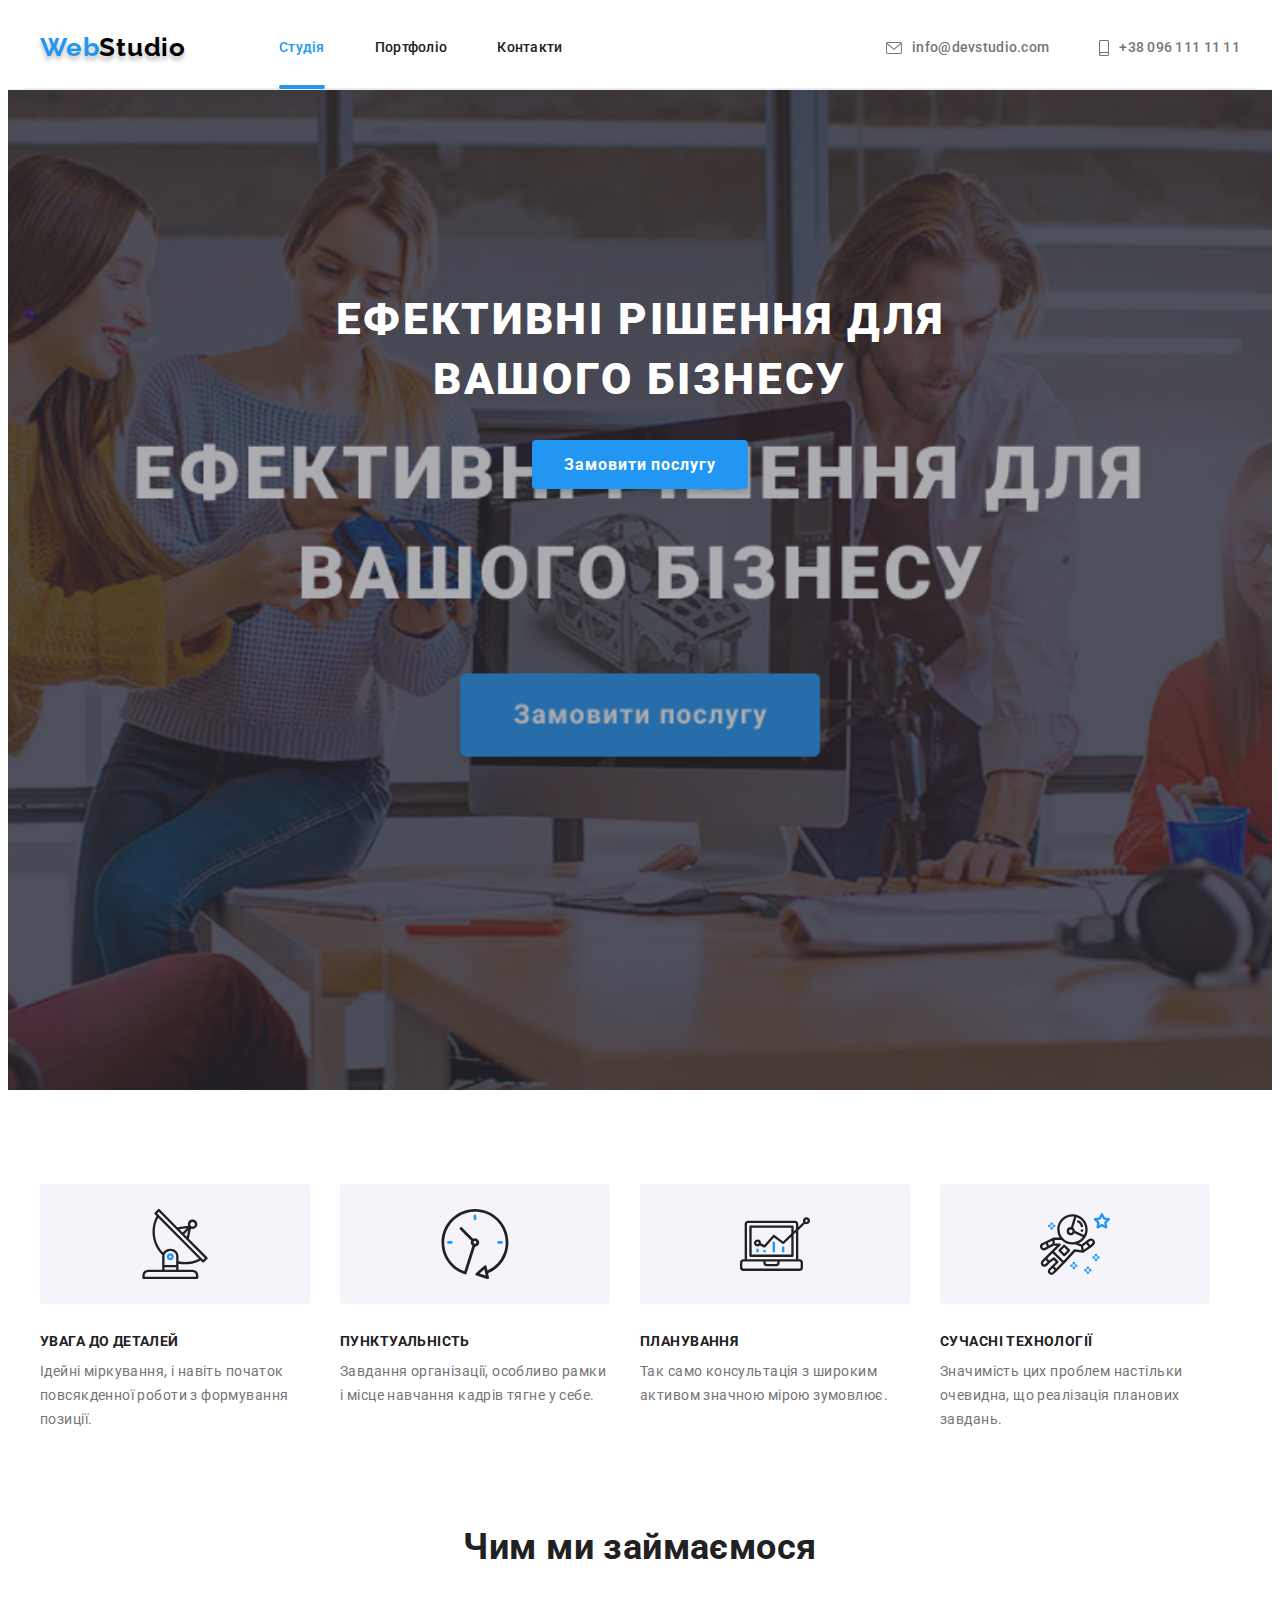
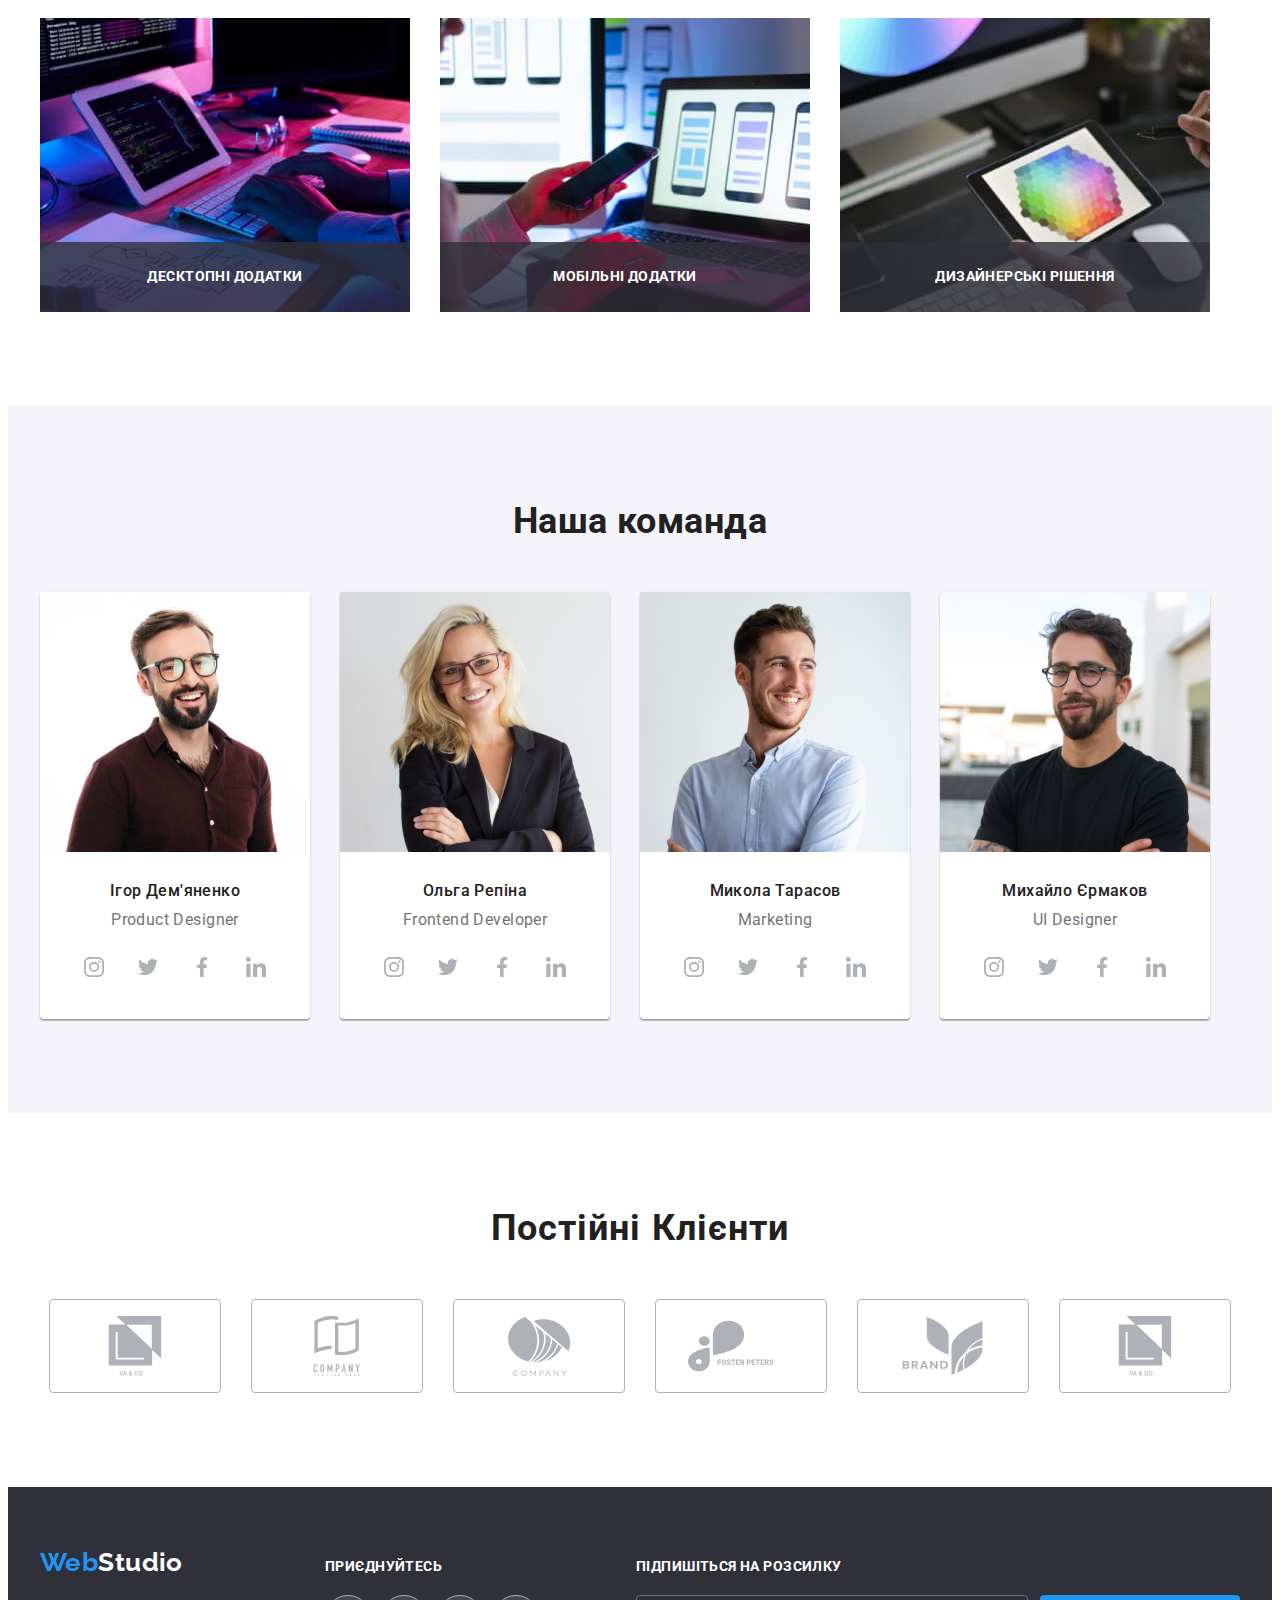
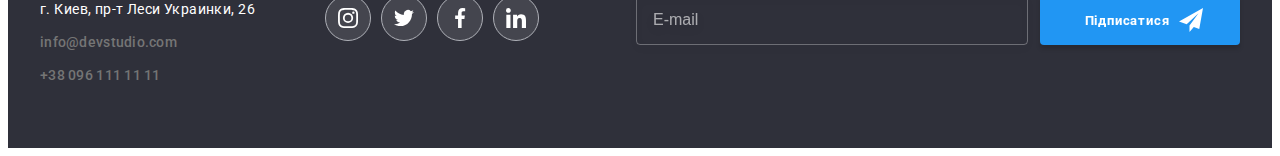
<file: index.html>
<!DOCTYPE html>
<html lang=uk>
<head>
    <meta charset="UTF-8">
    <meta http-equiv="X-UA-Compatible" content="IE=edge">
    <meta name="viewport" content="width=device-width, initial-scale=1.0">
    <link rel="stylesheet" href="https://fonts.googleapis.com/css2?family=Montserrat:wght@400;700&family=Raleway:wght@700&family=Roboto:wght@400;500;700;900&display=swap">
    <link rel="stylesheet" href="https://cdnjs.cloudflare.com/ajax/libs/modern-normalize/1.1.0/modern-normalize.min.css" integrity="sha512-wpPYUAdjBVSE4KJnH1VR1HeZfpl1ub8YT/NKx4PuQ5NmX2tKuGu6U/JRp5y+Y8XG2tV+wKQpNHVUX03MfMFn9Q==" crossorigin="anonymous" referrerpolicy="no-referrer" />
    <link rel="stylesheet" href="css/styles.css">
    <title>WebSudio</title>
</head>

<body>

    <!-- <button data-modal-open>Відкрити модальне вікно</button>
    <div class="backdrop is-hidden" data-modal></div>
    <div class="modal">
        <p>Ресурс пропонує комплексні пропозиції з різним рівнем функціоналу та сервісів. Все це дозволить відвідувачу отримати вичерпні відомості про компанію чи приватну особу.
        </p>
        <button data-modal-close>Закрити</button>
    </div> -->

    <!-- ----------ШАПКА---------- -->

    <header class="header">
        <div class="header container">
            <nav class="header-nav">
                <a class="header-logo" href="./index.html" lang="en">Web<span class="logo">Studio</span></a>
                <ul class="header-nav-list list">
                    <li class="nav-list-item"><a href="./index.html" class="header-link link current">Студія</a></li>
                    <li class="nav-list-item"><a href="./portfolio.html" class="header-link link">Портфоліо</a></li>
                    <li class="nav-list-item"><a href="#" class="header-link link">Контакти</a></li>
                </ul>
            </nav>
                <ul class="header-contact list">
                    <li class="contacts-item">
                        <a href="mailto:info@devstudio.com" class="mail link" aria-label="mail">
                            <svg class="icon-mail icon" width="16" height="12">
                                <use href="./img/icons.svg#icon-konvert"></use>
                            </svg>info@devstudio.com
                        </a>
                    </li>
                    <li class="contacts-item">
                        <a href="tel:+380961111111" class="tel link" aria-label="telep">
                            <svg class="icon-mobile icon" width="10" height="16">
                                <use href="./img/icons.svg#icon-mobile"></use>
                            </svg>+38 096 111 11 11
                        </a>
                    </li>
                </ul>
        </div>
        
    </header>

    <!-- ----------ГЕРОЙ---------- -->

<main>
    <section class="hero">
        <div class="container">
            <h1 class="hero-title">Ефективні рішення для вашого бізнесу</h1>
            <button class="btn" type="button" data-modal-open>Замовити послугу</button>
        </div>
    </section>

    <!-- ----------ОСОБЛИВОСТІ---------- -->

    <section class="benefits section">
        <div class="container">
            <h2 class="visually-hidden">Особливості</h2>
            <ul class="benefits-list list">
                <li class="benefits-item icon-deteil">
                    <h3 class="benefits-subtitle">УВАГА ДО ДЕТАЛЕЙ</h3>
                    <p class="benefits-text">Ідейні міркування, і навіть початок повсякденної роботи з формування позиції.</p>
                </li>
                <li class="benefits-item icon-clock">
                    <h3 class="benefits-subtitle">ПУНКТУАЛЬНІСТЬ</h3>
                    <p class="benefits-text">Завдання організації, особливо рамки і місце навчання кадрів тягне у себе.</p>
                </li>
                <li class="benefits-item icon-planning">
                    <h3 class="benefits-subtitle">ПЛАНУВАННЯ</h3>
                    <p class="benefits-text">Так само консультація з широким активом значною мірою зумовлює.</p>
                </li>
                <li class="benefits-item icon-technology">
                    <h3 class="benefits-subtitle">СУЧАСНІ ТЕХНОЛОГІЇ</h3>
                    <p class="benefits-text">Значимість цих проблем настільки очевидна, що реалізація планових завдань.</p>
                </li>
            </ul>
        </div>
        
    </section>

    <!-- ----------ДІЯЛЬНІСТЬ---------- -->

    <section class="gallery section">
        <div class="container">
            <h2 class="gallery-title">Чим ми займаємося</h2>
            <ul class="gallery-list list">
                <li>
                    <div class="thumb-img">
                        <img src="./img/about-photo-1.jpg" 
                        alt="about-photo-1" 
                        width="370" 
                        height="294">
                        <p class="text-over-img">Десктопні додатки</p>
                    </div>
                </li>
                <li>
                    <div class="thumb-img">
                        <img src="./img/about-photo-2.jpg" 
                        alt="about-photo-2" 
                        width="370" 
                        height="294">
                        <p class="text-over-img">Мобільні додатки</p>
                    </div>
                </li>
                <li>
                    <div class="thumb-img">
                        <img src="./img/about-photo-3.jpg" 
                        alt="about-photo-3" 
                        width="370" 
                        height="294">
                        <p class="text-over-img">Дизайнерські рішення</p>
                    </div>
                </li>
            </ul>
        </div>
    </section>

    <!-- ----------КОМАНДА---------- -->

    <section class="team section">
        <div class="container">
            <h2 class="team-title">Наша команда</h2>
            <ul class="team-list list">
                <li class="team-item">  
                    <img src="./img/staff-photo-1.jpg" alt="фото Ігоря Дем'яненко продакт дизайнер" width="270" height="260">
                    <div class="team-member-info">
                        <h3 class="team-member">Ігор Дем'яненко</h3> 
                        <p class="job-title">Product Designer</p>
                
                <ul class="team-contacts list">
                    <li class="team-contacts-item">
                        <a
                    href="#"
                    target="_blank"
                    rel="noopener nofollow noreferrer"
                    class="team-contacts-link link"
                    >
                    <svg class="team-contacts-icon" width="20" height="20">
                        <use href="./img/icons.svg#icon-instagram"></use>
                    </svg>
                    </a>
                    </li>
                    <li class="team-contacts-item">
                        <a
                    href="#"
                    target="_blank"
                    rel="noopener nofollow noreferrer"
                    class="team-contacts-link link"
                    >
                    <svg class="team-contacts-icon" width="20" height="20">
                        <use href="./img/icons.svg#icon-twitter"></use>
                    </svg>
                    </a>
                    </li>
                    <li class="team-contacts-item">
                        <a
                    href="#"
                    target="_blank"
                    rel="noopener nofollow noreferrer"
                    class="team-contacts-link link"
                    >
                    <svg class="team-contacts-icon" width="20" height="20">
                        <use href="./img/icons.svg#icon-facebook"></use>
                    </svg>
                    </a>
                    </li>
                    <li class="team-contacts-item">
                        <a
                    href="#"
                    target="_blank"
                    rel="noopener nofollow noreferrer"
                    class="team-contacts-link link"
                    >
                    <svg class="team-contacts-icon" width="20" height="20">
                        <use href="./img/icons.svg#icon-linkedin"></use>
                    </svg>
                    </a>
                    </li>
                </ul>
                </div>
            </li>
                <li class="team-item">
                    <img src="./img/staff-photo-2.jpg" alt="фото Ольги Репіної розробник" width="270" height="260">
                    <div class="team-member-info">
                        <h3 class="team-member">Ольга Репіна</h3> 
                        <p class="job-title">Frontend Developer</p>
                        <ul class="team-contacts list">
                            <li class="team-contacts-item">
                                <a
                            href="#"
                            target="_blank"
                            rel="noopener nofollow noreferrer"
                            class="team-contacts-link link"
                            >
                            <svg class="team-contacts-icon" width="20" height="20">
                                <use href="./img/icons.svg#icon-instagram"></use>
                            </svg>
                            </a>
                            </li>
                            <li class="team-contacts-item">
                                <a
                            href="#"
                            target="_blank"
                            rel="noopener nofollow noreferrer"
                            class="team-contacts-link link"
                            >
                            <svg class="team-contacts-icon" width="20" height="20">
                                <use href="./img/icons.svg#icon-twitter"></use>
                            </svg>
                            </a>
                            </li>
                            <li class="team-contacts-item">
                                <a
                            href="#"
                            target="_blank"
                            rel="noopener nofollow noreferrer"
                            class="team-contacts-link link"
                            >
                            <svg class="team-contacts-icon" width="20" height="20">
                                <use href="./img/icons.svg#icon-facebook"></use>
                            </svg>
                            </a>
                            </li>
                            <li class="team-contacts-item">
                                <a
                            href="#"
                            target="_blank"
                            rel="noopener nofollow noreferrer"
                            class="team-contacts-link link"
                            >
                            <svg class="team-contacts-icon" width="20" height="20">
                                <use href="./img/icons.svg#icon-linkedin"></use>
                            </svg>
                            </a>
                            </li>
                        </ul>
                        </div>
                </li>
                <li class="team-item">
                    <img src="./img/staff-photo-3.jpg" alt="фото Миколи Тарасова маркетолог" width="270" height="260">
                    <div class="team-member-info">
                        <h3 class="team-member">Микола Тарасов</h3> 
                        <p class="job-title">Marketing</p>
                        <ul class="team-contacts list">
                            <li class="team-contacts-item">
                                <a
                            href="#"
                            target="_blank"
                            rel="noopener nofollow noreferrer"
                            class="team-contacts-link link"
                            >
                            <svg class="team-contacts-icon" width="20" height="20">
                                <use href="./img/icons.svg#icon-instagram"></use>
                            </svg>
                            </a>
                            </li>
                            <li class="team-contacts-item">
                                <a
                            href="#"
                            target="_blank"
                            rel="noopener nofollow noreferrer"
                            class="team-contacts-link link"
                            >
                            <svg class="team-contacts-icon" width="20" height="20">
                                <use href="./img/icons.svg#icon-twitter"></use>
                            </svg>
                            </a>
                            </li>
                            <li class="team-contacts-item">
                                <a
                            href="#"
                            target="_blank"
                            rel="noopener nofollow noreferrer"
                            class="team-contacts-link link"
                            >
                            <svg class="team-contacts-icon" width="20" height="20">
                                <use href="./img/icons.svg#icon-facebook"></use>
                            </svg>
                            </a>
                            </li>
                            <li class="team-contacts-item">
                                <a
                            href="#"
                            target="_blank"
                            rel="noopener nofollow noreferrer"
                            class="team-contacts-link link"
                            >
                            <svg class="team-contacts-icon" width="20" height="20">
                                <use href="./img/icons.svg#icon-linkedin"></use>
                            </svg>
                            </a>
                            </li>
                        </ul>
                        </div>
                </li>
                <li class="team-item">
                    <img src="./img/staff-photo-4.jpg" alt="фото Михайла Єрмакова графічний дизайнер" width="270" height="260">
                    <div class="team-member-info">
                        <h3 class="team-member">Михайло Єрмаков</h3> 
                        <p class="job-title">UI Designer</p>
                        <ul class="team-contacts list">
                            <li class="team-contacts-item">
                                <a
                            href="#"
                            target="_blank"
                            rel="noopener nofollow noreferrer"
                            class="team-contacts-link link"
                            >
                            <svg class="team-contacts-icon" width="20" height="20">
                                <use href="./img/icons.svg#icon-instagram"></use>
                            </svg>
                            </a>
                            </li>
                            <li class="team-contacts-item">
                                <a
                            href="#"
                            target="_blank"
                            rel="noopener nofollow noreferrer"
                            class="team-contacts-link link"
                            >
                            <svg class="team-contacts-icon" width="20" height="20">
                                <use href="./img/icons.svg#icon-twitter"></use>
                            </svg>
                            </a>
                            </li>
                            <li class="team-contacts-item">
                                <a
                            href="#"
                            target="_blank"
                            rel="noopener nofollow noreferrer"
                            class="team-contacts-link link"
                            >
                            <svg class="team-contacts-icon" width="20" height="20">
                                <use href="./img/icons.svg#icon-facebook"></use>
                            </svg>
                            </a>
                            </li>
                            <li class="team-contacts-item">
                                <a
                            href="#"
                            target="_blank"
                            rel="noopener nofollow noreferrer"
                            class="team-contacts-link link"
                            >
                            <svg class="team-contacts-icon" width="20" height="20">
                                <use href="./img/icons.svg#icon-linkedin"></use>
                            </svg>
                            </a>
                            </li>
                        </ul>
                        </div>
                </li>
            </ul>
        </div>
    </section>
    <!-- ----------ПОСТІЙНІ КЛІЄНТИ---------- -->
    <section class="clients section">
        <div class="container">
            <h2 class="clients-title">Постійні Клієнти</h2>
            <ul class="clients-list list">
                <li class="clients-item">
                    <a href="#" target="_blank" rel="noopener nofollow noreferre" class="clients-link link">
                        <svg class="clients-icon" width="106" height="60">
                            <use href="./img/icons.svg#icon-group-1"></use>
                        </svg>
                    </a>
                </li>
                <li class="clients-item">
                    <a href="#" target="_blank" rel="noopener nofollow noreferre" class="clients-link link">
                        <svg class="clients-icon" width="106" height="60">
                            <use href="./img/icons.svg#icon-group-2"></use>
                        </svg>
                    </a>
                </li>
                <li class="clients-item">
                    <a href="#" target="_blank" rel="noopener nofollow noreferre" class="clients-link link">
                        <svg class="clients-icon" width="106" height="60">
                            <use href="./img/icons.svg#icon-group-3"></use>
                        </svg>
                    </a>
                </li>
                <li class="clients-item">
                    <a href="#" target="_blank" rel="noopener nofollow noreferre" class="clients-link link">
                        <svg class="clients-icon" width="106" height="60">
                            <use href="./img/icons.svg#icon-group-4"></use>
                        </svg>
                    </a>
                </li>
                <li class="clients-item">
                    <a href="#" target="_blank" rel="noopener nofollow noreferre" class="clients-link link">
                        <svg class="clients-icon" width="106" height="60">
                            <use href="./img/icons.svg#icon-group-5"></use>
                        </svg>
                    </a>
                </li>
                <li class="clients-item">
                    <a href="#" target="_blank" rel="noopener nofollow noreferre" class="clients-link link">
                        <svg class="clients-icon" width="106" height="60">
                            <use href="./img/icons.svg#icon-group-6"></use>
                        </svg>
                    </a>
                </li>
            </ul>
        </div>
    </section>

<!-- ----------МОДАЛЬНЕ ВІКНО---------- -->

        <div class="backdrop is-hidden" data-modal>
        <div class="modal">
        <button type="button" class="modal-button" data-modal-close>
            <svg class="modal-close-icon" width="18" height="18">
            <use href="./img/icons.svg#icon-close-black-18dp-2-1"></use>
            </svg>
        </button>

        <form class="form-modal">
                <p class="modal-title">Залиште свої дані, ми вам передзвонимо</p>

                <div class="form-field">
                <label for="name" class="form-label">Ім'я</label>
                <div class="input-wrap">
                    <input
                    type="text"
                    class="form-input"
                    name="name"
                    id="name"
                    placeholder=" "
                    required
                    />
                    <svg class="form-icon" width="18" height="18">
                    <use href="./img/icons.svg#icon-person-black-1"></use>
                    </svg>
                </div>
                </div>

                <div class="form-field">
                <label for="tel" class="form-label">Телефон</label>
                <div class="input-wrap">
                    <input
                    type="tel"
                    class="form-input"
                    name="tel"
                    id="tel"
                    placeholder=" "
                    required
                    minlength="10"
                    />
                    <svg class="form-icon" width="18" height="18">
                    <use href="./img/icons.svg#icon-phone-black-1"></use>
                    </svg>
                </div>
                </div>
                <div class="form-field">
                <label for="tel" class="form-label">Пошта</label>
                <div class="input-wrap">
                    <input
                    type="email"
                    class="form-input"
                    name="mail"
                    id="mail"
                    placeholder=" "
                    required
                    />
                    <svg class="form-icon" width="18" height="18">
                    <use href="./img/icons.svg#icon-email-black-1"></use>
                    </svg>
                </div>
                </div>

                <div class="form-field-last">
                <label for="feedback" class="form-label">Коментар</label>
                <textarea
                    name="feedback"
                    class="form-feedback"
                    placeholder="Введіть текст"
                ></textarea>
                </div>

                <label class="form-check">
                <input
                    type="checkbox"
                    class="check-input visually-hidden"
                    name="mailing"
                    value="mailing-features"
                />
                Погоджуюся з розсилкою та приймаю
                <a href="#" class="form-mailimg-features">Умови договору</a>
                <span class="form-square-icon">
                    <svg class="form-check-icon" width="14" height="13">
                    <use href="./img/icon-check-2.svg"></use>
                    </svg>
                </span>
                </label>

                <button type="submit" class="form-submit-btn">Відправити</button>
            </form>
        </div>
        </div>
</main>

<!-- ----------ПІДВАЛ---------- -->

<footer class="footer">
    <div class="footer-container container">
        <div class="footer-adress">
        <a href="./index.html" class="footer-logo link" lang="en"><span class="logo-web">Web</span><span class="logo-second">Studio</span></a>
        <address class="footer-maps list">  
            <ul class="footer-list list">
                <li class="footer-item">
                    <a class="footer-point link" href="https://goo.gl/maps/CnRNsYXAr7JQ2DxJ7" target="_blank" rel="noopener nofollow noreferrer">г. Киев, пр-т Леси Украинки, 26</a>
                </li>
                <li class="footer-item">
                    <a class="footer-link list mail" href="mailto:info@devstudio.com">info@devstudio.com</a>
                </li>
                <li class="footer-item">
                    <a class="footer-link list tel" href="tel:+380961111111">+38 096 111 11 11</a>
                </li>
            </ul>
        </address>
        </div>
        <div class="footer-social">
            <h2 class="footer-social-title">Приєднуйтесь</h2>
            <ul class="footer-social-list list">
                <li class="footer-social-item">
                    <a
                    href="#"
                    target="_blank"
                    rel="noopener nofollow noreferrer"
                    class="footer-social-link link">
                        <svg class="footer-icon" width="20" height="20">
                            <use href="./img/icons.svg#icon-instagram"></use>
                        </svg>
                    </a>
                </li>
                <li class="footer-social-item">
                    <a
                    href="#"
                    target="_blank"
                    rel="noopener nofollow noreferrer"
                    class="footer-social-link link">
                        <svg class="footer-icon" width="20" height="20">
                            <use href="./img/icons.svg#icon-twitter"></use>
                        </svg>
                    </a>
                </li>
                <li class="footer-social-item">
                    <a
                    href="#"
                    target="_blank"
                    rel="noopener nofollow noreferrer"
                    class="footer-social-link link">
                        <svg class="footer-icon" width="20" height="20">
                            <use href="./img/icons.svg#icon-facebook"></use>
                        </svg>
                    </a>
                </li>
                <li class="footer-social-item">
                    <a
                    href="#"
                    target="_blank"
                    rel="noopener nofollow noreferrer"
                    class="footer-social-link link">
                        <svg class="footer-icon" width="20" height="20">
                            <use href="./img/icons.svg#icon-linkedin"></use>
                        </svg>
                    </a>
                </li>
            </ul>
        </div>
<!-- ----------ПІДПИСКА---------- -->
    <div class="sign-up">
    <p class="form-title">Підпишіться на розсилку</p>
    <form class="sign-up-form">
    <input
        type="email"
        class="form-email"
        name="email"
        placeholder="E-mail"
        required
    />
    <button type="submit" class="submit-button">
        Підписатися
        <svg class="send-icon icon" width="24" height="24">
            <use href="./img/icons.svg#send-icon"></use>
    </button>
    </div>
</footer>
<script src="./js/modal.js"></script>
</body>
</html>
</file>
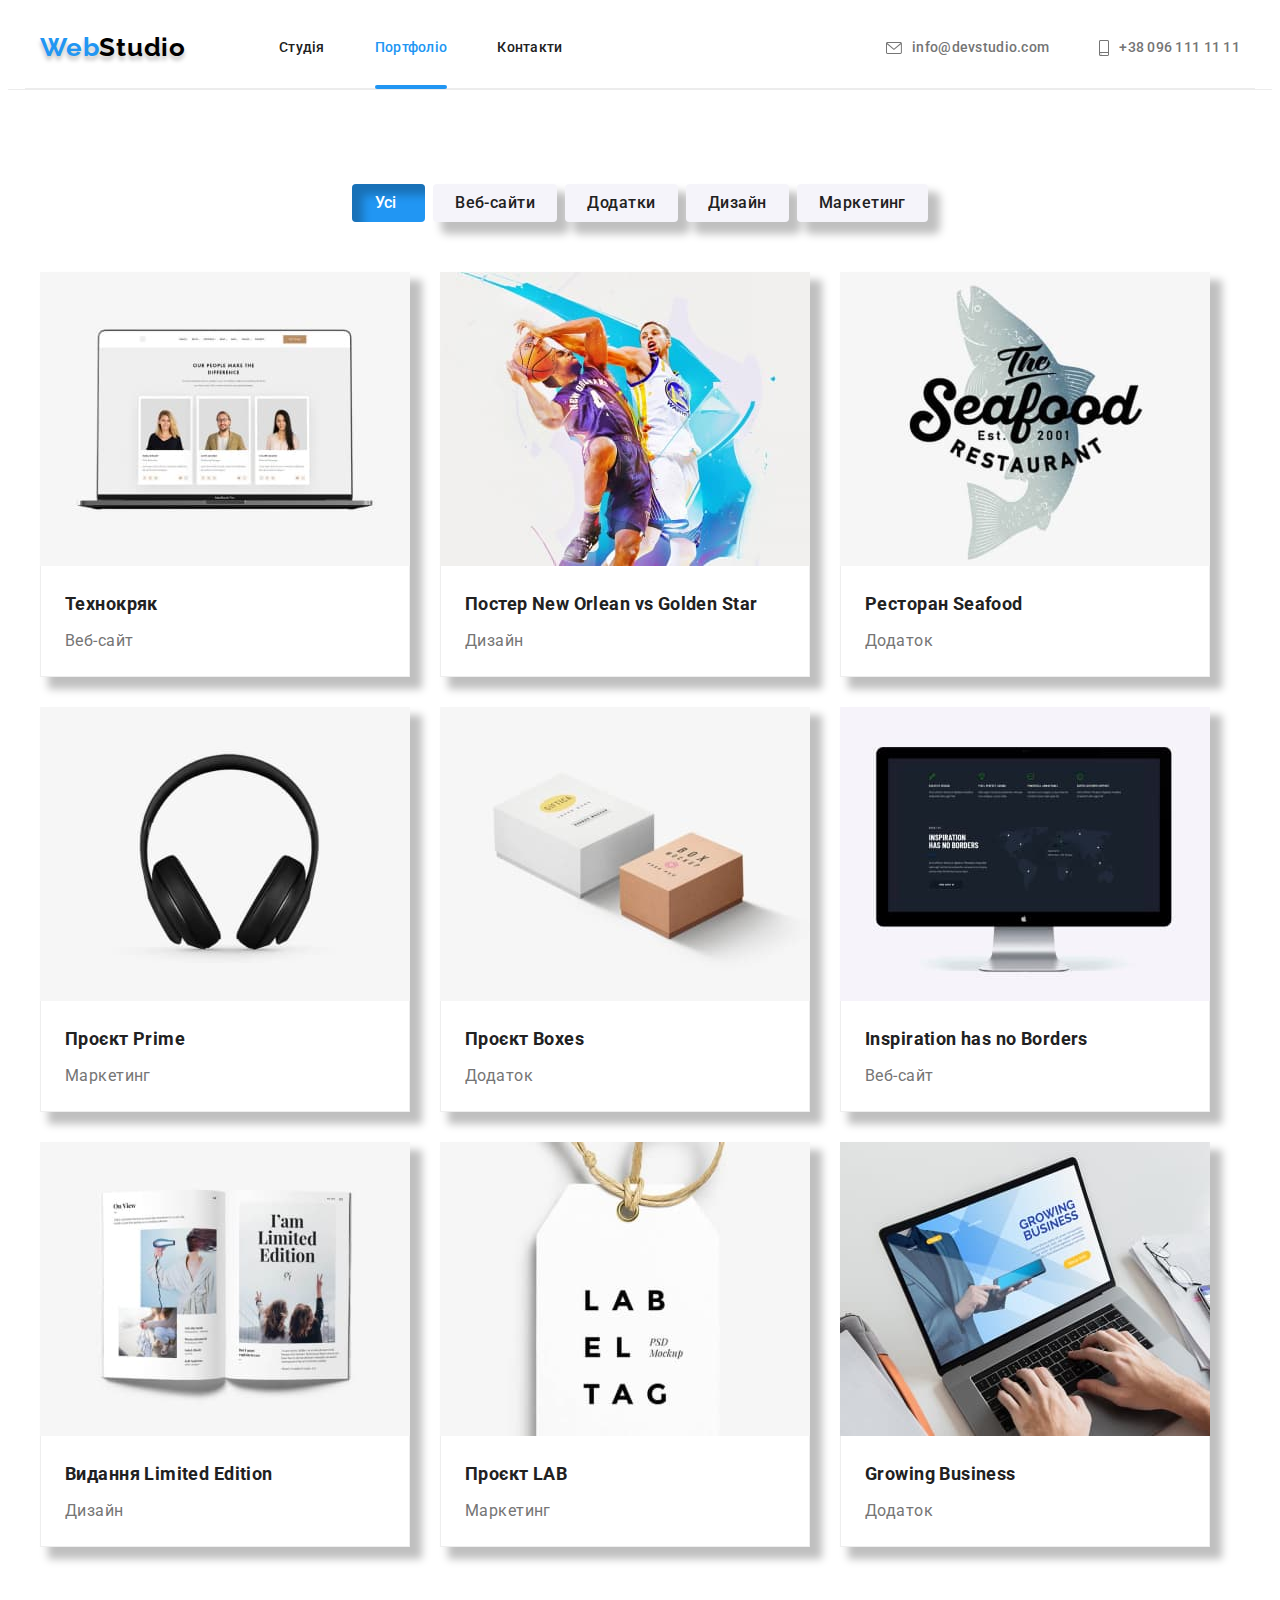
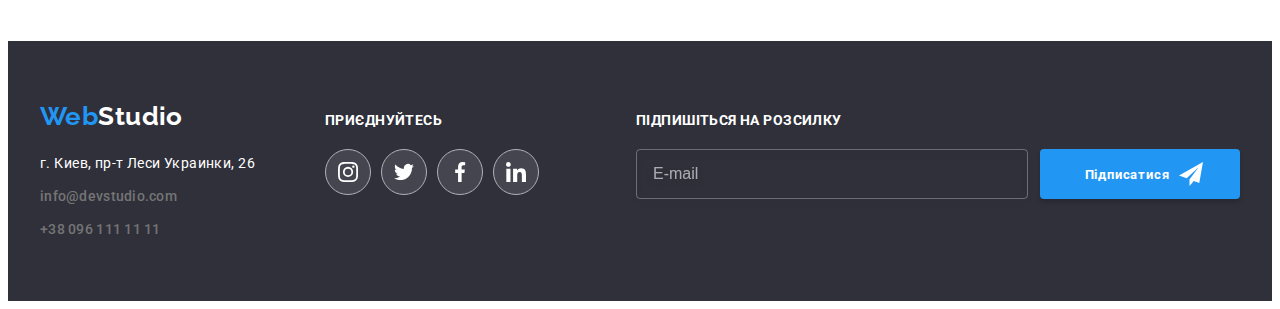
<file: portfolio.html>
<!DOCTYPE html>
<html lang="en">
<head>
    <meta charset="UTF-8">
    <meta http-equiv="X-UA-Compatible" content="IE=edge">
    <meta name="viewport" content="width=device-width, initial-scale=1.0">
    <link rel="stylesheet" href="https://fonts.googleapis.com/css2?family=Montserrat:wght@400;700&family=Raleway:wght@700&family=Roboto:wght@400;500;700;900&display=swap">
    <link rel="stylesheet" href="https://cdnjs.cloudflare.com/ajax/libs/modern-normalize/1.1.0/modern-normalize.min.css" integrity="sha512-wpPYUAdjBVSE4KJnH1VR1HeZfpl1ub8YT/NKx4PuQ5NmX2tKuGu6U/JRp5y+Y8XG2tV+wKQpNHVUX03MfMFn9Q==" crossorigin="anonymous" referrerpolicy="no-referrer" />
    <link rel="stylesheet" href="css/styles.css">
    <title>Document</title>
</head>

<!-- porfolio-header -->

<body>
    <header class="header">
        <div class="header container">
            <nav class="header-nav">
                <a class="header-logo" href="./index.html" lang="en">Web<span class="logo">Studio</span></a>
                <ul class="header-nav-list list">
                        <li class="nav-list-item"><a href="./index.html" class="header-link link">Студія</a></li>
                        <li class="nav-list-item"><a href="./portfolio.html" class="header-link link current">Портфоліо</a></li>
                        <li class="nav-list-item"><a href="#" class="header-link link">Контакти</a></li>
            </ul>
        </nav>
        <ul class="header-contact list">
            <li class="contacts-item">
                <a href="mailto:info@devstudio.com" class="mail link" aria-label="mail">
                    <svg class="icon-mail icon" width="16" height="12">
                        <use href="./img/icons.svg#icon-konvert"></use>
                    </svg>info@devstudio.com
                </a>
            </li>
            <li class="contacts-item">
                <a href="tel:+380961111111" class="tel link" aria-label="telep">
                    <svg class="icon-mobile icon" width="10" height="16">
                        <use href="./img/icons.svg#icon-mobile"></use>
                    </svg>+38 096 111 11 11
                </a>
            </li>
        </ul>
        </div>
    </header>

<!-- porfolio-hero -->

    <main>
        <section class="portfolio section">
            <div class="container">
            <h1 class="visually-hidden">Навігація</h1>
                <ul class="portfolio-list list">
                    <li>
                        <button class="portfolio-first-btn list current" type="btn">Усі</button></li>
                    <li>
                        <button class="portfolio-btn" type="btn">Веб-сайти</button></li>
                    <li>
                        <button class="portfolio-btn" type="btn">Додатки</button></li>
                    <li>
                        <button class="portfolio-btn" type="btn">Дизайн</button></li>
                    <li>
                        <button class="portfolio-btn" type="btn">Маркетинг</button></li>
                </ul>
                <ul class="portfolio-project list">
                <li class="project-list-item">
                    <a href="#" class="project-link link">
                        <div class="portfolio-image-thumb">
                        <img 
                        src="./img/project1.jpg" 
                        alt="Проєкт" 
                        width="370" 
                        height="294"/>
                        <p class="portfolio-text-hidden">
                            Ресурс пропонує комплексні пропозиції з різним рівнем
                            функціоналу та сервісів. Все це дозволить відвідувачу
                            отримати вичерпні відомості про компанію чи приватну особу.
                        </p>
                        </div>
                        <div class="portfolio-description">
                            <h2 class="project-list-title">Технокряк</h2>
                                <p class="project-list-text">Веб-сайт</p>
                        </div>
                    </a>
                </li>

                <li class="project-list-item">
                    <a href="#" class="project-link link">
                        <div class="portfolio-image-thumb">
                        <img src="./img/project2.jpg" 
                        alt="Проєкт" 
                        width="370" 
                        height="294"/>
                        <p class="portfolio-text-hidden">
                            Ресурс пропонує комплексні пропозиції з різним рівнем
                            функціоналу та сервісів. Все це дозволить відвідувачу
                            отримати вичерпні відомості про компанію чи приватну особу.
                        </p>
                        </div>
                        <div class="portfolio-description">
                            <h2 class="project-list-title">Постер New Orlean vs Golden Star</h2>
                                <p class="project-list-text">Дизайн</p>
                        </div>
                    </a>
                </li>
                <li class="project-list-item">
                    <a href="#" class="project-link link">
                        <div class="portfolio-image-thumb">
                        <img src="./img/project3.jpg" 
                        alt="Проєкт" 
                        width="370" 
                        height="294"/>
                        <p class="portfolio-text-hidden">
                            Ресурс пропонує комплексні пропозиції з різним рівнем
                            функціоналу та сервісів. Все це дозволить відвідувачу
                            отримати вичерпні відомості про компанію чи приватну особу.
                        </p>
                        </div>
                        <div class="portfolio-description">
                            <h2 class="project-list-title">Ресторан Seafood</h2>
                                <p class="project-list-text">Додаток</p>
                        </div>
                    </a>
                    </li>

                <li class="project-list-item">
                    <a href="#" class="project-link link">
                        <div class="portfolio-image-thumb">
                        <img src="./img/project4.jpg" 
                        alt="Проєкт" 
                        width="370" 
                        height="294"/>
                        <p class="portfolio-text-hidden">
                            Ресурс пропонує комплексні пропозиції з різним рівнем
                            функціоналу та сервісів. Все це дозволить відвідувачу
                            отримати вичерпні відомості про компанію чи приватну особу.
                        </p>
                        </div>
                        <div class="portfolio-description">
                            <h2 class="project-list-title">Проєкт Prime</h2>
                                <p class="project-list-text">Маркетинг</p>
                        </div>
                    </a>
                </li>
                <li class="project-list-item">
                    <a href="#" class="project-link link">
                        <div class="portfolio-image-thumb">
                        <img src="./img/project5.jpg" 
                        alt="Проєкт" 
                        width="370" 
                        height="294"/>
                        <p class="portfolio-text-hidden">
                            Ресурс пропонує комплексні пропозиції з різним рівнем
                            функціоналу та сервісів. Все це дозволить відвідувачу
                            отримати вичерпні відомості про компанію чи приватну особу.
                        </p>
                        </div>
                        <div class="portfolio-description">
                            <h2 class="project-list-title">Проєкт Boxes</h2>
                                <p class="project-list-text">Додаток</p>
                        </div>
                    </a>
                </li>
                <li class="project-list-item">
                    <a href="#" class="project-link link">
                        <div class="portfolio-image-thumb">
                        <img src="./img/project6.jpg" 
                        alt="Проєкт" 
                        width="370" 
                        height="294"/>
                        <p class="portfolio-text-hidden">
                            Ресурс пропонує комплексні пропозиції з різним рівнем
                            функціоналу та сервісів. Все це дозволить відвідувачу
                            отримати вичерпні відомості про компанію чи приватну особу.
                        </p>
                        </div>
                        <div class="portfolio-description">
                            <h2 class="project-list-title" lang="en">Inspiration has no Borders</h2>
                                <p class="project-list-text">Веб-сайт</p>
                        </div>
                    </a> 
                </li>
                <li class="project-list-item">
                    <a href="#" class="project-link link">
                        <div class="portfolio-image-thumb">
                        <img src="./img/project7.jpg" 
                        alt="Проєкт" 
                        width="370" 
                        height="294"/>
                        <p class="portfolio-text-hidden">
                            Ресурс пропонує комплексні пропозиції з різним рівнем
                            функціоналу та сервісів. Все це дозволить відвідувачу
                            отримати вичерпні відомості про компанію чи приватну особу.
                        </p>
                        </div>
                        <div class="portfolio-description">
                            <h2 class="project-list-title">Видання Limited Edition</h2>
                                <p class="project-list-text">Дизайн</p>
                        </div>
                    </a>
                </li>
                <li class="project-list-item">
                    <a href="#" class="project-link link">
                        <div class="portfolio-image-thumb">
                        <img src="./img/project8.jpg" 
                        alt="Проєкт" 
                        width="370" 
                        height="294"/>
                        <p class="portfolio-text-hidden">
                            Ресурс пропонує комплексні пропозиції з різним рівнем
                            функціоналу та сервісів. Все це дозволить відвідувачу
                            отримати вичерпні відомості про компанію чи приватну особу.
                        </p>
                        </div>
                        <div class="portfolio-description">
                            <h2 class="project-list-title">Проєкт LAB</h2>
                                <p class="project-list-text">Маркетинг</p>
                        </div>
                    </a>
                </li>
                <li class="project-list-item">
                    <a href="#" class="project-link link">
                        <div class="portfolio-image-thumb">
                        <img src="./img/project9.jpg" 
                        alt="Проєкт" 
                        width="370" 
                        height="294"/>
                        <p class="portfolio-text-hidden">
                            Ресурс пропонує комплексні пропозиції з різним рівнем
                            функціоналу та сервісів. Все це дозволить відвідувачу
                            отримати вичерпні відомості про компанію чи приватну особу.
                        </p>
                        </div>
                        <div class="portfolio-description">
                            <h2 class="project-list-title" lang="en">Growing Business</h2>
                                <p class="project-list-text">Додаток</p>
                        </div>
                    </a>
                </li>
                </ul>
            </div>
        </section>
    </main>

    <!-- porfolio-footer -->

    <footer class="footer">
        <div class="footer-container container">
            <div class="footer-adress">
            <a href="./index.html" class="footer-logo link" lang="en"><span class="logo-web">Web</span><span class="logo-second">Studio</span></a>
            <address class="footer-maps list">  
                <ul class="footer-list list">
                    <li class="footer-item">
                        <a class="footer-point link" href="https://goo.gl/maps/CnRNsYXAr7JQ2DxJ7" target="_blank" rel="noopener nofollow noreferrer">г. Киев, пр-т Леси Украинки, 26</a>
                    </li>
                    <li class="footer-item">
                        <a class="footer-link list mail" href="mailto:info@devstudio.com">info@devstudio.com</a>
                    </li>
                    <li class="footer-item">
                        <a class="footer-link list tel" href="tel:+380961111111">+38 096 111 11 11</a>
                    </li>
                </ul>
            </address>
            </div>
            <div class="footer-social">
                <h2 class="footer-social-title">Приєднуйтесь</h2>
                <ul class="footer-social-list list">
                    <li class="footer-social-item">
                        <a
                        href="#"
                        target="_blank"
                        rel="noopener nofollow noreferrer"
                        class="footer-social-link link">
                            <svg class="footer-icon" width="20" height="20">
                                <use href="./img/icons.svg#icon-instagram"></use>
                            </svg>
                        </a>
                    </li>
                    <li class="footer-social-item">
                        <a
                        href="#"
                        target="_blank"
                        rel="noopener nofollow noreferrer"
                        class="footer-social-link link">
                            <svg class="footer-icon" width="20" height="20">
                                <use href="./img/icons.svg#icon-twitter"></use>
                            </svg>
                        </a>
                    </li>
                    <li class="footer-social-item">
                        <a
                        href="#"
                        target="_blank"
                        rel="noopener nofollow noreferrer"
                        class="footer-social-link link">
                            <svg class="footer-icon" width="20" height="20">
                                <use href="./img/icons.svg#icon-facebook"></use>
                            </svg>
                        </a>
                    </li>
                    <li class="footer-social-item">
                        <a
                        href="#"
                        target="_blank"
                        rel="noopener nofollow noreferrer"
                        class="footer-social-link link">
                            <svg class="footer-icon" width="20" height="20">
                                <use href="./img/icons.svg#icon-linkedin"></use>
                            </svg>
                        </a>
                    </li>
                </ul>
            </div>
            <div class="sign-up">
                <p class="form-title">Підпишіться на розсилку</p>
                <form class="sign-up-form">
                <input
                    type="email"
                    class="form-email"
                    name="email"
                    placeholder="E-mail"
                    required
                />
                <button type="submit" class="submit-button">
                    Підписатися
                    <svg class="send-icon icon" width="24" height="24">
                        <use href="./img/icons.svg#send-icon"></use>
                </button>
                </div>
        </div>
    </footer>
    <script src="./js/modal.js"></script>
</body>
</html>
</file>
<file: css/styles.css>
/*  hero backgraund color #2F303A */
/* текст особливостей #757575 job-title*/
/* футер, почта с телефоном #FFFFFF 60% color: rgba(255, 255, 255, 0.6); */
/* портфоліо background: #F5F5F5; */
/* background співробітники #F5F4FA */
/*  --main-text-color: #212121;*/



:root {
    --primary-text-color: #212121;
    --second-text-color: #757575;
    --background-color: #FFFFFF;
    --accent-color: #2196F3;
    --site-nav-color: #000000;
    --logo-color: #000000;
    --hero-color: #2f303a;
    --pre-title: #212121;
    --team-name-color: #212121;
    --additional-background-color: #f5f4fa;
    --contact: #757575;
    --button-color: #FFFFFF; 
    --letter-spacing: 0.03em;
    --main-font-size: 14px;
    --footer-color: #2f303a;
    --footer-mail-tel-color: rgba(255, 255, 255, 0.6);
    --portfolio-project-color: #eeeeee;
    --outline: tomato;
    --icon-color: #afb1b8;

}

body { 
    font-family:'Roboto', sans-serif;
    color: var(--primary-text-color);
    background-color: var(--background-color);
    letter-spacing: var(--letter-spacing);
    font-size: var(--main-font-size);
}

h1,
h2,
h3,
h4,
h5,
h6,
p {
    margin: 0;
}

img {
	display: block;
	max-width: 100%;
	height: auto;
}

address {
    font-style: normal;
}

button {
    display: block;
    margin: 0 auto;
    cursor: pointer;
    border: none;
    border-radius: 4px;
}

ul {
    margin: 0;
    padding-left: 0;
}

ul {
    list-style: none;
}

.section {
    padding-top: 94px;
    padding-bottom: 94px;
}

.container {
    width: 1200px;
    margin: 0 auto;
    padding: 0 15px;
}

.link {
    text-decoration: none;
}

.list {
    padding-left: 0;
	margin: 0;
    list-style: none;
}

.btn {
    border-radius: 4px;
    border: 0;
}

.visually-hidden {
    position: absolute;
    white-space: nowrap;
    width: 1px;
    height: 1px;
    overflow: hidden;
    border: 0;
    padding: 0;
    clip: rect(0 0 0 0);
    clip-path: inset(50%);
    margin: -1px;
}

/******************** header ********************/

.header .container {
    display: flex;
    align-items: center;
}

.logo {
    color: var(--logo-color);
    font-family: 'Raleway', sans-serif;
    font-weight: 700;
    font-size: 26px;
    line-height: 1.19;
}

.header-logo {
    color: var(--accent-color);
    text-shadow: 0px 4px 4px rgba(0, 0, 0, 0.25);
    font-family: 'Raleway', sans-serif;
    font-weight: 700;
    font-size: 26px;
    line-height: 1.19;
    text-decoration: none;
    /* margin-left: 215px; */
    margin-right: 93px;
    letter-spacing: 0.03em;
    font-style: normal;
    padding-top: 24px;
	padding-bottom: 25px;
}

/******************** header-nav ********************/

.header {
    border-bottom: 1px solid #ececec; 
}

.header-nav {
	display: flex;
	align-items: center;
}

.header-nav-list {
    display: flex;
    gap: 50px;
	/* padding-top: 32px;
	padding-bottom: 32px; */
}

.header-link.link {
    position: relative;
    display: block;
    color: var(--primary-text-color);
    font-weight: 500;
    font-size: 14px;
    line-height: 1.14;
    letter-spacing: 0.02em;
    padding-top: 32px;
    padding-bottom: 32px;
    transition-property: color;
    transition-duration: 250ms;
    transition-timing-function: cubic-bezier(0.4, 0, 0.2, 1);
    /* margin-left: 50px; */
}

.header-link:hover {
    color: var(--accent-color);
} 
.header-link:focus {
    color: var(--accent-color);
}
.nav-list-item .current {
    color: var(--accent-color);
}
.header-nav-list .current::after {
    display: block;
    position: absolute;
    content: "";
    border-radius: 2px;
    width: 100%;
    height: 4px;
    left: 0;
    bottom: -1px;
    background-color: var(--accent-color);
}

.current {
    color: var(--accent-color);
}

.header-contact {
    display: flex;
    gap: 50px;
    align-items: center;
    margin-left: auto;
    color: #757575;
}

.contact-item {
    margin-left: auto;
    display: flex;
    justify-content: center;
}

.icon {
    margin-right: 10px;
    fill: currentColor;
}

/* .icon-mail {
    position: static;
}

.icon-mobile {
    position: static;
} */

/* .contact-item::before {
    content: "";
    display: inline-block;
    width: 16px;
    height: 12px;
}

.icon-mail::before {
    background-image: url(../img/envelope.svg);
    color: #757575;
    background-position: center;
    background-size: contain;
    background-repeat: no-repeat;
}

.icon-mobile::before {
    background-image: url(../img/mobile.svg);
    background-position: center;
    background-size: contain;
    background-repeat: no-repeat;
} 

.icon-mail:hover, .icon-mail:focus {
    color: var(--accent-color);
}
.icon-mobile:hover, .icon-mobile:focus {
    color: var(--accent-color);
} */

.mail, .tel {
    display: flex;
    align-items: center;
    color: var(--contact);
    font-weight: 500;
    line-height: 1.14;
    letter-spacing: 0.02em;
    transition-property: color;
    transition-duration: 250ms;
    transition-timing-function: cubic-bezier(0.4, 0, 0.2, 1);
}

.mail:hover, .mail:focus {
    color: var(--accent-color);
}
.tel:hover, .tel:focus {
    color: var(--accent-color);
}

/* .nav-list-item:not(:last-child),
.contact-item:not(:last-child) {
margin-right: 50px;
}

/******************** Hero ********************/

.hero {
    /* outline: 2px solid var(--outline); */
    background-color: var(--hero-color);
    padding-top: 200px;
    padding-bottom: 200px;
    background-image: linear-gradient( to right,
    rgba(47, 48, 58, 0.4),
    rgba(47, 48, 58, 0.4) ),
    url(../img/hero.jpg);

    background-size: cover;
    background-repeat: no-repeat;
    background-position: center;
    max-width: 1600px;
    height: 600px;
    margin: 0 auto;
}

.hero-title {
    font-weight: 900;
    font-size: 44px;
    line-height: 1.36;
    letter-spacing: 0.06em;
    text-transform: uppercase;
    color: var(--background-color);
    width: 696px;
    margin-left: auto;
    margin-right: auto;
    margin-bottom: 30px;
    text-align: center;
}

.hero::before {
    content: "";
    display: block;
}

.icon-background::before {
    background-image: url(../img/first-image.svg);
}

/******************** Hero button ********************/

.btn {
    font-family: inherit;
    font-weight: 700;
    font-size: 16px;
    line-height: 1.86;
    letter-spacing: 0.06em;
    color: var(--button-color);
    background-color: var(--accent-color);
    box-shadow: 0px 4px 4px rgba(0, 0, 0, 0.15);
    cursor: pointer;
    display: block;
    margin-left: auto;
    margin-right: auto;
    padding: 10px 32px;
    min-width: 216px; 
}

.hero-btn:hover, .hero-btn:focus {
    box-shadow: 0px 4px 4px rgba(0, 0, 0, 0.15);
    background-color: #188ce8;
}

/******************** section ********************/
/******************** особливості ********************/

.benefits-list {
    display: flex;
    gap: 30px;
}

.benefits-item {
    width: 270px;

}

.benefits-item::before {
    content: "";
    display: block;
    height: 120px;
    /* outline: 1px solid red; */
    background-color: #F5F4FA;
    margin-bottom: 30px;
    border-radius: 4px;
    background-repeat: no-repeat;
    background-position: center;
}

.icon-deteil::before {
    background-image: url(../img/antenna\ 1.svg);
}
.icon-clock::before {
    background-image: url(../img/clock.svg);
}
.icon-planning::before {
    background-image: url(../img/diagram.svg);
}
.icon-technology::before {
    background-image: url(../img/astronaut.svg);
}

/* .benefits-item:nth-child(1)::before {
    background-image: url(../img/Vector.svg);
} */

.benefits-subtitle {
    font-size: var(--main-font-size);
    font-weight: 700;
    line-height: 1.14;
    text-transform: uppercase;
    margin-bottom: 10px;
}

.benefits-text {
    margin: 0;
	font-size: inherit;
    line-height: 1.71;
    color: var(--second-text-color);
}

/******************** gallery ********************/

.gallery {
    padding-top: 0;
}

.gallery-title {
    font-weight: 700;
    font-size: 36px;
    line-height: 1.17;
    text-align: center;
    margin-bottom: 50px;
    
}

.gallery-list {
    display: flex;
    gap: 30px;
}

.thumb-img {
position: relative;
}

.text-over-img {
position: absolute;
display: flex;
bottom: 0;
justify-content: center;
align-items: center;
width: 370px;
height: 70px;
font-weight: 700;
line-height: 1.14;
background-color: rgba(47, 48, 58, 0.8);
text-transform: uppercase;
color: var(--button-color);
}

/********************* team ********************/

.team {
    background-color: var(--additional-background-color);
    /* outline: 2px solid var(--outline); */
}

.team-title {
    font-weight: 700;
    font-size: 36px;
    line-height: 1.17;
    text-align: center;
    margin-bottom: 50px;
    
}

.team-list {
    display: flex;
    gap: 30px;
}

.team-item {
    background-color: var(--background-color);
    box-shadow: 0px 1px 3px rgba(0, 0, 0, 0.12), 0px 1px 1px rgba(0, 0, 0, 0.14), 0px 2px 1px rgba(0, 0, 0, 0.2);
    border-radius: 4px;
}

.team-member {
    font-weight: 500;
    font-size: 16px;
    line-height: 1.17;
    text-align: center;
    margin-bottom: 10px;
}

.team-member-info {
    padding-top: 30px;
    padding-bottom: 30px;
}

.job-title {
    font-size: 16px;
    line-height: 1.17;
    text-align: center;
    color: var(--second-text-color);
    margin-bottom: 16px;
}

.team-contacts {
    display: flex;
    justify-content: center;
    gap: 10px;
}

.team-contacts-link {
    display: flex;
    align-items: center;
    justify-content: center;
    width: 44px;
    height: 44px;
    border-radius: 50%;
    color: var(--icon-color);
    transition-property: color, background-color;
    transition-duration: 250ms;
    transition-timing-function: cubic-bezier(0.4, 0, 0.2, 1);
}

.team-contacts-link:hover,
.team-contacts-link:focus {
    color: var(--button-color);
    background-color: var(--accent-color);
}

.team-contacts-icon {
    fill: currentColor;
}
/* .team-icon {
    content: "";
    display: inline-block;
    height: 44px;
    weight: 44px;
    background-color: red;
    background-size: 20px;
    background-repeat: no-repeat;
    background-position: center;
    border-radius: 50%;
    }

.icon-insta {
background-image: url(../img/instagram\ 2.svg);
} */

/******************** clients ********************/

.clients-title {
    font-weight: 700;
    font-size: 36px;
    line-height: 1.17;
    text-align: center;
    letter-spacing: 0.03em;
    margin-bottom: 50px;
}

/* .clients-icon {
    color: var(--icon-color);
}

.clients-icon:hover,.clients-icon:focus {
    color: var(--accent-color);
} */

.clients-list {
    display: flex;
    justify-content: center;
    gap: 30px;
}
.clients-link {
    display: flex;
    width: 170px;
    height: 92px;
    border: 1px solid var(--icon-color);
    color: var(--icon-color);
    border-radius: 4px;
    align-items: center;
    justify-content: center;
    transition-property: color, border-color;
    transition-duration: 250ms;
    transition-timing-function: cubic-bezier(0.4, 0, 0.2, 1);
}
.clients-icon {
    fill: currentColor;
    /* transition-property: color;
    transition-duration: 250ms;
    transition-timing-function: cubic-bezier(0.4, 0, 0.2, 1); */
}

.clients-link:hover,
.clients-link:focus {
    border-color: var(--accent-color);
    color: var(--accent-color);
}

/******************** footer ********************/

.footer {
    background-color: var(--footer-color);
    padding: 60px 0;
}

.footer-container {
    display: flex;
    align-items: baseline;
}

.footer-maps {
    margin-top: 20px;
    font-style: normal;
}

.footer-logo {
    display: block;
}

.footer-link {
    text-decoration: none;
    font-style: normal;
    line-height: 1.71;
    transition-property: color;
    transition-duration: 250ms;
    transition-timing-function: cubic-bezier(0.4, 0, 0.2, 1);
}

.footer-link:hover, .footer-link:focus {
    color: var(--accent-color);
}

.footer-logo.link {
    font-family: 'Raleway', sans-serif;
    font-weight: 700;
    font-size: 26px;
    line-height: 1.17;
    color: var(--accent-color);
}

.logo-web {
    font-family: 'Raleway', sans-serif;
    font-weight: 700;
    font-size: 26px;
    line-height: 1.17;
    color: var(--accent-color);
}

.logo-second {
    font-family: 'Raleway', sans-serif;
    font-weight: 700;
    font-size: 26px;
    line-height: 1.17;
    color: var(--background-color);
}

.footer-item {
    margin-bottom: 9px;
}
.footer-item:last-child {
    margin-bottom: 0;
}

.footer-point {
    display: block;
    line-height: 1.71;
    font-style: normal;
    color: rgba(255, 255, 255, 1);
    border-radius: rgba(0, 0, 0, 1);
    transition-property: color;
    transition-duration: 250ms;
    transition-timing-function: cubic-bezier(0.4, 0, 0.2, 1);
}

.footer-point:hover,.footer-point:focus {
    color: var(--accent-color);
}

.footer-social {
    margin-left: 70px;
}

.footer-social-list {
    display: flex;
    gap: 10px;
}

.footer-social-title {
    font-weight: 700;
    font-size: var(--main-font-size);
    line-height: 1.14;
    letter-spacing: 0.03em;
    text-transform: uppercase;
    color: var(--background-color);
    margin-bottom: 20px;
    
}

.footer-social-link {
    display: flex;
    align-items: center;
    justify-content: center;
    width: 44px;
    height: 44px;
    border-radius: 50%;
    color: var(--button-color);
    background-color: rgba(255, 255, 255, 0.1);
    border: 1px solid var(--icon-color);
    transition-property: background-color;
    transition-duration: 250ms;
    transition-timing-function: cubic-bezier(0.4, 0, 0.2, 1);
}

.footer-social-link:hover,
.footer-social-link:focus {
    background-color: var(--accent-color);
}

.footer-icon {
    fill: currentColor;
    transition-property: color;
    transition-duration: 250ms;
    transition-timing-function: cubic-bezier(0.4, 0, 0.2, 1);
}

/******************** sign-up ********************/

.sign-up {
margin-left: auto;
}

.form-title {
    font-weight: 700;
    line-height: 1.14;
    text-transform: uppercase;
    color: var(--background-color);
    margin-bottom: 20px;
}
.sign-up-form {
    display: flex;
}
.form-email {
    padding: 15px 16px;
    width: 358px;
    background-color: transparent;
    border: 1px solid rgba(255, 255, 255, 0.3);
    filter: drop-shadow(0px 4px 4px rgba(0, 0, 0, 0.15));
    color: rgba(255, 255, 255, 0.6);
    border-radius: 4px;
    transition-property: border-color;
    transition-duration: 250ms;
    transition-timing-function: cubic-bezier(0.4, 0, 0.2, 1);
    cursor: pointer;
}

.form-email:hover,
.form-email:focus {
    border-color: var(--accent-color);
}

.form-email::placeholder {
    font-size: 16px;
    line-height: 1.25;
    color: rgba(255, 255, 255, 0.6);
}

.submit-button {
    display: flex;
    align-items: center;
    justify-content: center;
    width: 200px;
    height: 50px;
    padding: 10px 10px 10px 28px;
    margin-left: 12px;
    font-family: inherit;
    color: var(--background-color);
    font-weight: 700;
    font-style: 16px;
    line-height: 1.88;
    letter-spacing: 0.06em;
    background-color: var(--accent-color);
    box-shadow: 0px 4px 4px rgba(0, 0, 0, 0.15);
    border-radius: 4px;
    transform: scale(1);
    transition-property: transform;
    transition-duration: 250ms;
    transition-timing-function: cubic-bezier(0.4, 0, 0.2, 1);
}

.submit-button:hover,
.submit-button:hover {
    transform: scale(1.02);
}

.send-icon {
    margin-left: 10px;
    color: var(--background-color);
}

/******************** portfolio ********************/

.header-nav-list {
    display: flex;
    gap: 50px;
}

.portfolio-list {
    display: flex;
    gap: 8px;
    justify-content: center;
    margin-bottom: 50px;
        /* outline: 2px solid tomato; */
    }


.portfolio-btn {
    font-family: inherit;
    color: var(--primary-text-color);
    background-color: var(--additional-background-color);
    font-weight: 500;
    font-size: 16px;
    line-height: 1.63;
    cursor: pointer;
    letter-spacing: var(--letter-spacing);
    padding: 6px 22px;
    border-radius: 4px;
    transition-property: color, background-color;
    transition-duration: 250ms;
    transition-timing-function: cubic-bezier(0.4, 0, 0.2, 1);
    /* box-shadow: 0px 3px 1px rgba(0, 0, 0, 0.1), 0px 1px 2px rgba(0, 0, 0, 0.08), 0px 2px 2px rgba(0, 0, 0, 0.12); */
    box-shadow: 10px 10px 8px 2px rgba(0, 0, 0, 0.25);
}

.portfolio-btn:hover, .portfolio-btn:focus {
    color: var(--button-color);
    background-color: var(--accent-color);
    /* box-shadow: 0px 3px 1px rgba(0, 0, 0, 0.1), 0px 1px 2px rgba(0, 0, 0, 0.08), 0px 2px 2px rgba(0, 0, 0, 0.12); */
    box-shadow: 10px 10px 8px 2px rgba(0, 0, 0, 0.25);
    
}

.portfolio-first-btn.list.current {
    color: var(--button-color);
    background-color: var(--accent-color);
    min-width: 73px;
    height: 38px;
    border-radius: 4px;
    border: 0;
    font-weight: 500;
    font-size: 16px;
    line-height: 1.63;
    cursor: pointer;
    font-family: inherit;
    /* box-shadow: 0px 3px 1px rgba(0, 0, 0, 0.1), 0px 1px 2px rgba(0, 0, 0, 0.08), 0px 2px 2px rgba(0, 0, 0, 0.12); */
    box-shadow: inset 10px 10px 8px 1px rgba(0, 0, 0, 0.25);
}

.portfolio-project {
    display: flex;
    flex-wrap: wrap;
    gap: 30px;
    /* outline: 2px solid var(--outline); */
}

.project-list-item {
    width: 370px;
    width: calc((100% - 2 * 30) / 3);
}   

/* .portfolio-image-thumb::after {
    box-shadow: 0px 3px 1px rgba(0, 0, 0, 0.1), 0px 1px 2px rgba(0, 0, 0, 0.08), 0px 2px 2px rgba(0, 0, 0, 0.12);
} */

.project-link {
    display: block;
    box-shadow: 10px 10px 8px 2px rgba(0, 0, 0, 0.25);
    text-decoration: none;
    transition-property: color;
    transition-duration: 250ms;
    transition-timing-function: cubic-bezier(0.4, 0, 0.2, 1);
}

.project-link:hover .portfolio-image-thumb::before {
    transform: translateY(0);
}

.portfolio-image-thumb {
    position: relative;
    overflow: hidden;
}

.portfolio-image-thumb::before {
    display: inline-block;
    content: "";
    position: absolute;
    width: 100%;
    height: 100%;
    bottom: 0;
    left: 0;
    background-color: rgba(33, 150, 243, 0.9);
    transform: translateY(100%);
    transition: transform 250ms cubic-bezier(0.4, 0, 0.2, 1);
}

.portfolio-text-hidden {
    position: absolute;
    display: flex;
    bottom: 0;
    left: 0;
    width: 100%;
    height: 100%;
    padding-left: 24px;
    padding-right: 24px;
    align-items: center;
    font-size: 18px;
    line-height: 1.56;
    letter-spacing: 0.03em;
    color: var(--background-color);
    background-color: rgba(33, 150, 243, 0.9);
    transform: translateY(100%);
    transition: transform 250ms cubic-bezier(0.4, 0, 0.2, 1);
}

.project-link:hover .portfolio-text-hidden,
.project-link:focus .portfolio-text-hidden {
    transform: translateY(0);
}

.portfolio-description {
    padding: 20px 24px;
    /* width: 370px; */
    border-right: 1px solid var(--portfolio-project-color);
    border-bottom: 1px solid var(--portfolio-project-color);
    border-left: 1px solid var(--portfolio-project-color);
}

.project-list-title {
    font-weight: 700;
    font-size: 18px;
    line-height: 2;
    margin-bottom: 4px;
    color: var(--primary-text-color);
}
.project-list-text {
    font-size: 16px;
    line-height: 1.88;
    color: var(--second-text-color);
}

/******************** Modal ********************/

.backdrop {
    position: fixed;
    top: 0;
    left: 0;
    width: 100%;
    height: 100%;
    background: rgba(0, 0, 0, 0.2);
    transition-property: opacity, visibility;
    transition-duration: 250ms;
    transition-timing-function: cubic-bezier(0.4, 0, 0.2, 1);
}

.backdrop.is-hidden {
    opacity: 0;
    pointer-events: none;
}

.modal {
    position: absolute;
    top: 50%;
    left: 50%;
    transform: translate(-50%, -50%);
    width: 528px;
    height: 581px;
    background: var(--background-color);
    box-shadow: 0px 1px 3px rgba(0, 0, 0, 0.12), 
    0px 1px 1px rgba(0, 0, 0, 0.14),
    0px 2px 1px rgba(0, 0, 0, 0.2);
    border-radius: 4px;
    padding: 40px;
    color: var(--logo-color);
    /* outline: 1px solid red; */
}

.modal-button {
    position: absolute;
    /* fill: #000000; */
    top: 8px;
    right: 8px;
    width: 30px;
    height: 30px;
    border: 1px solid rgba(0, 0, 0, 0.1);
    border-radius: 50%;
    background-color: var(--additional-background-color);
    background-size: cover;
    display: flex;
    justify-content: center;
    align-items: center;
    cursor: pointer;
    transition: border-color 250ms cubic-bezier(0.4, 0, 0.2, 1);
    /* outline: 1px solid red; */
}

.modal-button:hover,
.modal-button:focus {
    border-color: var(--accent-color);
}

.modal-close-icon {
    transition: fill 250ms cubic-bezier(0.4, 0, 0.2, 1);
}

.modal-close-icon:hover,
.modal-close-icon:focus {
    fill: var(--accent-color);
}

.modal-title {
    font-weight: 700;
    font-size: 20px;
    line-height: 1.15;
    text-align: center;
    color: var(--main-text-color);
    margin-bottom: 12px;
}

.form-field {
    position: relative;
    display: flex;
    flex-direction: column;
    text-align: start;
    margin-bottom: 10px;
    transition: border-color 250ms cubic-bezier(0.4, 0, 0.2, 1);
}

.form-label {
    display: block;
    margin-bottom: 4px;
    font-size: 12px;
    line-height: 1.17;
    letter-spacing: 0.01em;
    color: var(--second-text-color);
}

.input-wrap {
    position: relative;
}

.form-input {
    width: 100%;
    height: 40px;
    padding-left: 42px;
    font-style: inherit;
    border: 1px solid rgba(33, 33, 33, 0.2);
    border-radius: 4px;
    transition-property: border, outline-color;
    transition-duration: 250ms;
    transition-timing-function: cubic-bezier(0.4, 0, 0.2, 1);
    outline: none;
}

.form-icon {
    position: absolute;
    left: 12px;
    top: 50%;
    transform: translateY(-50%);
    transition-property: fill;
    transition-duration: 250ms;
    transition-timing-function: cubic-bezier(0.4, 0, 0.2, 1);
}

.form-field:focus-within .form-input,
.form-field:hover .form-input {
    border: 1px solid var(--accent-color);
}

.form-field:focus-within .form-icon,
.form-field:hover .form-icon {
    fill: var(--accent-color);
}

.form-field-last {
    display: flex;
    flex-direction: column;
    text-align: start;
    margin-bottom: 20px;
}

.form-feedback {
    width: 100%;
    height: 120px;
    padding: 12px 16px;
    border: 1px solid rgba(33, 33, 33, 0.2);
    border-radius: 4px;
    resize: none;
    transition-property: outline-color, border;
    transition-duration: 250ms;
    transition-timing-function: cubic-bezier(0.4, 0, 0.2, 1);
    outline: none;
}
.form-feedback::placeholder {
    font-size: 12px;
    line-height: 1.17;
    letter-spacing: 0.01em;
    color: rgba(117, 117, 117, 0.5);
}

.form-field-last:focus-within .form-feedback,
.form-field-last:hover .form-feedback {
    border: 1px solid var(--accent-color);
}

.form-check {
    position: relative;
    display: flex;
    justify-content: center;
    font-size: 14px;
    line-height: 1.71;
    color: var(--secondary-text-color);
    margin-bottom: 30px;
}

.check-input:checked ~ .form-square-icon {
    background-size: cover;
    background-repeat: no-repeat;
    background-color: var(--accent-color);
    background-origin: border-box;
    border: 2px solid var(--accent-color);
}
.form-check:focus-within .form-square-icon {
    border: 2px solid var(--accent-color);
}

.form-mailimg-features {
    color: var(--accent-color);
    outline-color: var(--accent-color);
}

.form-square-icon {
    position: absolute;
    display: flex;
    top: 0;
    left: 32px;
    transform: translate(-25px, 4px);
    width: 16px;
    height: 15px;
    border: 2px solid var(--primary-text-color);
    

}

.check-input:checked ~ .form-square-icon {
    background-size: cover;
    background-repeat: no-repeat;
    background-color: var(--accent-color);
    background-origin: border-box;
    border: 2px solid var(--accent-color);
}

.form-check:focus-within .form-square-icon {
    border: 2px solid var(--accent-color);
}

.form-submit-btn {
    font-family: inherit;
    font-weight: 700;
    font-size: 16px;
    line-height: 1.88;
    letter-spacing: 0.06em;
    color: var(--background-color);
    background-color: var(--accent-color);
    box-shadow: 0px 4px 4px rgba(0, 0, 0, 0.15);
    padding: 10px 52px;
    transition-property: background-color, box-shadow;
    transition-duration: 250ms;
    transition-timing-function: cubic-bezier(0.4, 0, 0.2, 1);
}

.form-submit-btn:hover,
.form-submit-btn:focus {
    box-shadow: 0px 4px 4px rgba(0, 0, 0, 0.15);
    background-color: #188ce8;
}

.form-check-icon {
    color: rgba(117, 117, 117, 1);
}
/* .icon-inputs {
    position: absolute;
    top: 32px;
    left: 15px;
    fill: var(--primary-text-color);
    transition: fill 250ms cubic-bezier(0.4, 0, 0.2, 1);
} */
</file>
